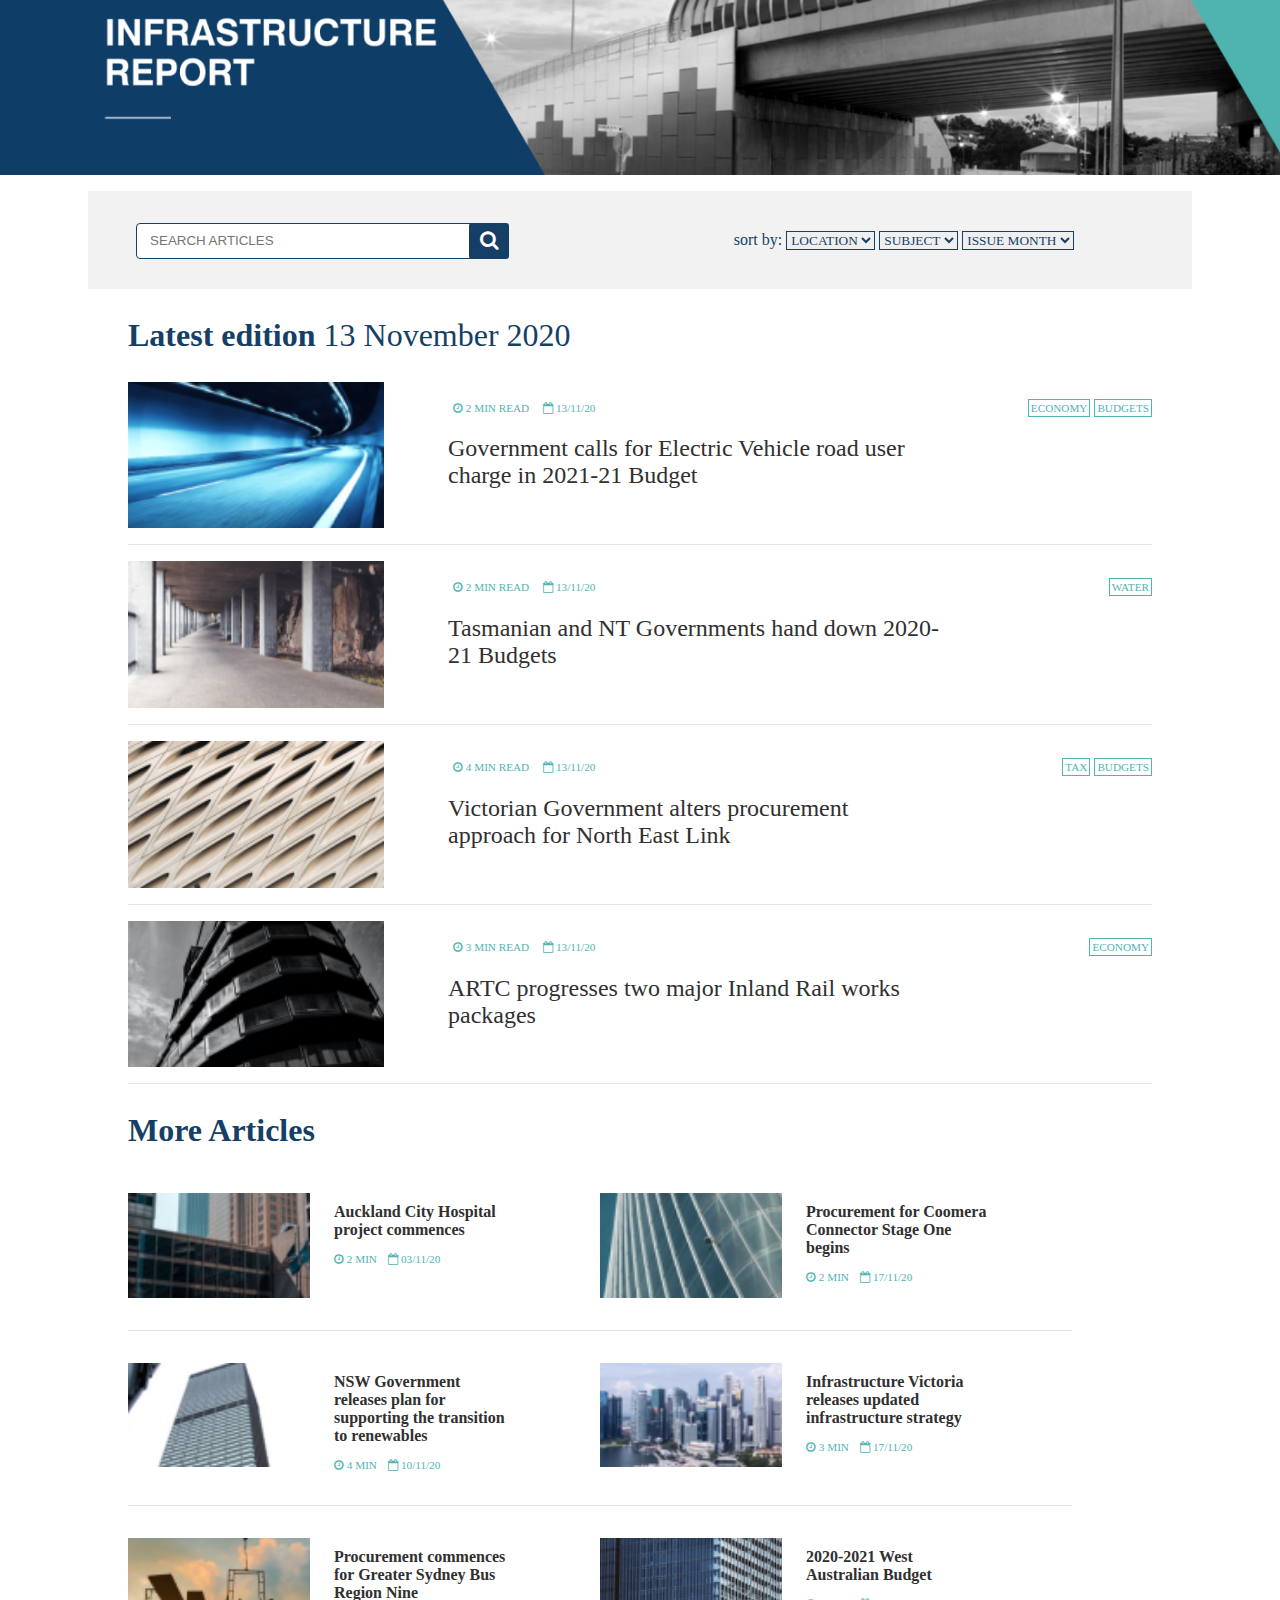
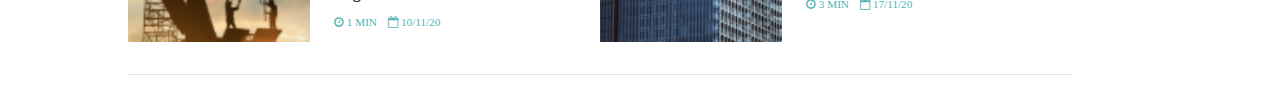
<file: index.html>
<!DOCTYPE html>
<html lang="en">
  <head>
    <meta charset="UTF-8" />
    <meta http-equiv="X-UA-Compatible" content="IE=edge" />
    <meta name="viewport" content="width=device-width, initial-scale=1.0" />
    <link rel="stylesheet" href="style.css" />
    <link rel="stylesheet" href="style-ipad.css" />
    <link rel="stylesheet" href="style-iphone.css" />
    <link
      rel="stylesheet"
      href="https://cdnjs.cloudflare.com/ajax/libs/font-awesome/4.7.0/css/font-awesome.min.css"
    />

    <title>Blog page</title>
  </head>
  <body>
    <!-- BANNER -->
    <div class="banner-container">
      <img alt="image-description" src="public/banner.png" />
    </div>
    <!-- banner end -->

    <!-- SEARCH SECTION -->
    <div class="search-container">
      <form class="form-style">
        <input
          type="text"
          class="search-input"
          placeholder="   SEARCH ARTICLES"
        />
        <button type="submit" class="search-button">
          <i class="fa fa-search"></i>
        </button>
        <div class="filters">
          <label for="location">sort by:</label>
          <select name="location" id="location">
            <option value="" disabled selected>LOCATION</option>
            <option value="NSW">NSW</option>
            <option value="WA">WA</option>
            <option value="VIC">VIC</option>
            <option value="NT">NT</option>
            <option value="SA">SA</option>
          </select>
          <select name="subject" id="subject">
            <option value="" disabled selected>SUBJECT</option>
            <option value="budgets">Budgets</option>
            <option value="economy">Economy</option>
            <option value="water">Water</option>
          </select>
          <select name="date" id="date">
            <option value="" disabled selected>ISSUE MONTH</option>
            <option value="jan-21">January 21'</option>
            <option value="dec-20">December 20'</option>
            <option value="nov-20">November 20'</option>
            <option value="oct-20">October 20'</option>
          </select>
        </div>
        <button type="submit" class="search-button-ipad">Search</button>
      </form>
    </div>
    <!-- search section end -->

    <!-- CONTENT SECTION -->

    <div class="main-container">
      <h1 class="title"><strong>Latest edition</strong> 13 November 2020</h1>

      <!-- LATEST SECTION -->
      <div class="latest-container">
        <!-- First post -->
        <div class="post-container">
          <img
            alt="image-description"
            class="post-image"
            src="public/Frame_1.png"
          />
          <div class="description-container">
            <div class="headline">
              <div class="left-headline">
                <h6><i class="fa fa-clock-o"></i> 2 MIN READ</h6>
                <h6>
                  <i class="fa fa-calendar-o" aria-hidden="true"></i> 13/11/20
                </h6>
              </div>
              <div class="right-headline">
                <h6 class="category">ECONOMY</h6>
                <h6 class="category">BUDGETS</h6>
              </div>
            </div>
            <h2 class="post-title">
              <a href="post.html">
                Government calls for Electric Vehicle road user charge in
                2021-21 Budget</a
              >
            </h2>
          </div>
        </div>
      </div>
      <!-- Second post -->
      <div class="post-container">
        <img
          alt="image-description"
          class="post-image"
          src="public/Frame_2.png"
        />
        <div class="description-container">
          <div class="headline">
            <div class="left-headline">
              <h6><i class="fa fa-clock-o"></i> 2 MIN READ</h6>
              <h6>
                <i class="fa fa-calendar-o" aria-hidden="true"></i> 13/11/20
              </h6>
            </div>
            <div class="right-headline">
              <h6 class="category">WATER</h6>
            </div>
          </div>
          <h2 class="post-title">
            <a href="">
              Tasmanian and NT Governments hand down 2020-21 Budgets</a
            >
          </h2>
        </div>
      </div>
      <!-- Third post -->
      <div class="post-container">
        <img
          alt="image-description"
          class="post-image"
          src="public/Frame_3.png"
        />
        <div class="description-container">
          <div class="headline">
            <div class="left-headline">
              <h6><i class="fa fa-clock-o"></i> 4 MIN READ</h6>
              <h6>
                <i class="fa fa-calendar-o" aria-hidden="true"></i> 13/11/20
              </h6>
            </div>
            <div class="right-headline">
              <h6 class="category">TAX</h6>
              <h6 class="category">BUDGETS</h6>
            </div>
          </div>
          <h2 class="post-title">
            <a href="">
              Victorian Government alters procurement approach for North East
              Link</a
            >
          </h2>
        </div>
      </div>
      <!-- Fourth post -->
      <div class="post-container">
        <img
          alt="image-description"
          class="post-image"
          src="public/Frame_4.png"
        />
        <div class="description-container">
          <div class="headline">
            <div class="left-headline">
              <h6><i class="fa fa-clock-o"></i> 3 MIN READ</h6>
              <h6>
                <i class="fa fa-calendar-o" aria-hidden="true"></i> 13/11/20
              </h6>
            </div>
            <div class="right-headline">
              <h6 class="category">ECONOMY</h6>
            </div>
          </div>
          <h2 class="post-title">
            <a href=""> ARTC progresses two major Inland Rail works packages</a>
          </h2>
        </div>
      </div>
      <!-- latest section end -->

      <!-- MORE ARTICLES SECTION -->
      <h1 class="title"><strong>More Articles</strong></h1>
      <!-- first row -->
      <div class="articles-container">
        <div class="article-container">
          <img alt="image-description" src="public/Frame_5.png" />
          <div class="desc-container">
            <h2><a href="">Auckland City Hospital project commences</a></h2>
            <h6>
              <i class="fa fa-clock-o"></i> 2 MIN &nbsp;&nbsp;
              <i class="fa fa-calendar-o" aria-hidden="true"></i> 03/11/20
            </h6>
          </div>
        </div>
        <div class="article-container">
          <img alt="image-description" src="public/Frame_6.png" />
          <div class="desc-container">
            <h2>
              <a href="">Procurement for Coomera Connector Stage One begins</a>
            </h2>
            <h6>
              <i class="fa fa-clock-o"></i> 2 MIN &nbsp;&nbsp;
              <i class="fa fa-calendar-o" aria-hidden="true"></i> 17/11/20
            </h6>
          </div>
        </div>
      </div>
      <!-- second row -->
      <div class="articles-container">
        <div class="article-container">
          <img alt="image-description" src="public/Frame_7.png" />
          <div class="desc-container">
            <h2>
              <a href=""
                >NSW Government releases plan for supporting the transition to
                renewables</a
              >
            </h2>
            <h6>
              <i class="fa fa-clock-o"></i> 4 MIN &nbsp;&nbsp;
              <i class="fa fa-calendar-o" aria-hidden="true"></i> 10/11/20
            </h6>
          </div>
        </div>
        <div class="article-container">
          <img alt="image-description" src="public/Frame_8.png" />
          <div class="desc-container">
            <h2>
              <a href=""
                >Infrastructure Victoria releases updated infrastructure
                strategy</a
              >
            </h2>
            <h6>
              <i class="fa fa-clock-o"></i> 3 MIN &nbsp;&nbsp;
              <i class="fa fa-calendar-o" aria-hidden="true"></i> 17/11/20
            </h6>
          </div>
        </div>
      </div>
      <!-- third row -->
      <div class="articles-container">
        <div class="article-container">
          <img alt="image-description" src="public/Frame_9.png" />
          <div class="desc-container">
            <h2>
              <a href=""
                >Procurement commences for Greater Sydney Bus Region Nine</a
              >
            </h2>
            <h6>
              <i class="fa fa-clock-o"></i> 1 MIN &nbsp;&nbsp;
              <i class="fa fa-calendar-o" aria-hidden="true"></i> 10/11/20
            </h6>
          </div>
        </div>
        <div class="article-container">
          <img alt="image-description" src="public/Frame_10.png" />
          <div class="desc-container">
            <h2>
              <a href="">2020-2021 West Australian Budget</a>
            </h2>
            <h6>
              <i class="fa fa-clock-o"></i> 3 MIN &nbsp;&nbsp;
              <i class="fa fa-calendar-o" aria-hidden="true"></i> 17/11/20
            </h6>
          </div>
        </div>
      </div>
    </div>
    <!-- more articles section end -->
    <!-- content section end -->
  </body>
</html>
</file>
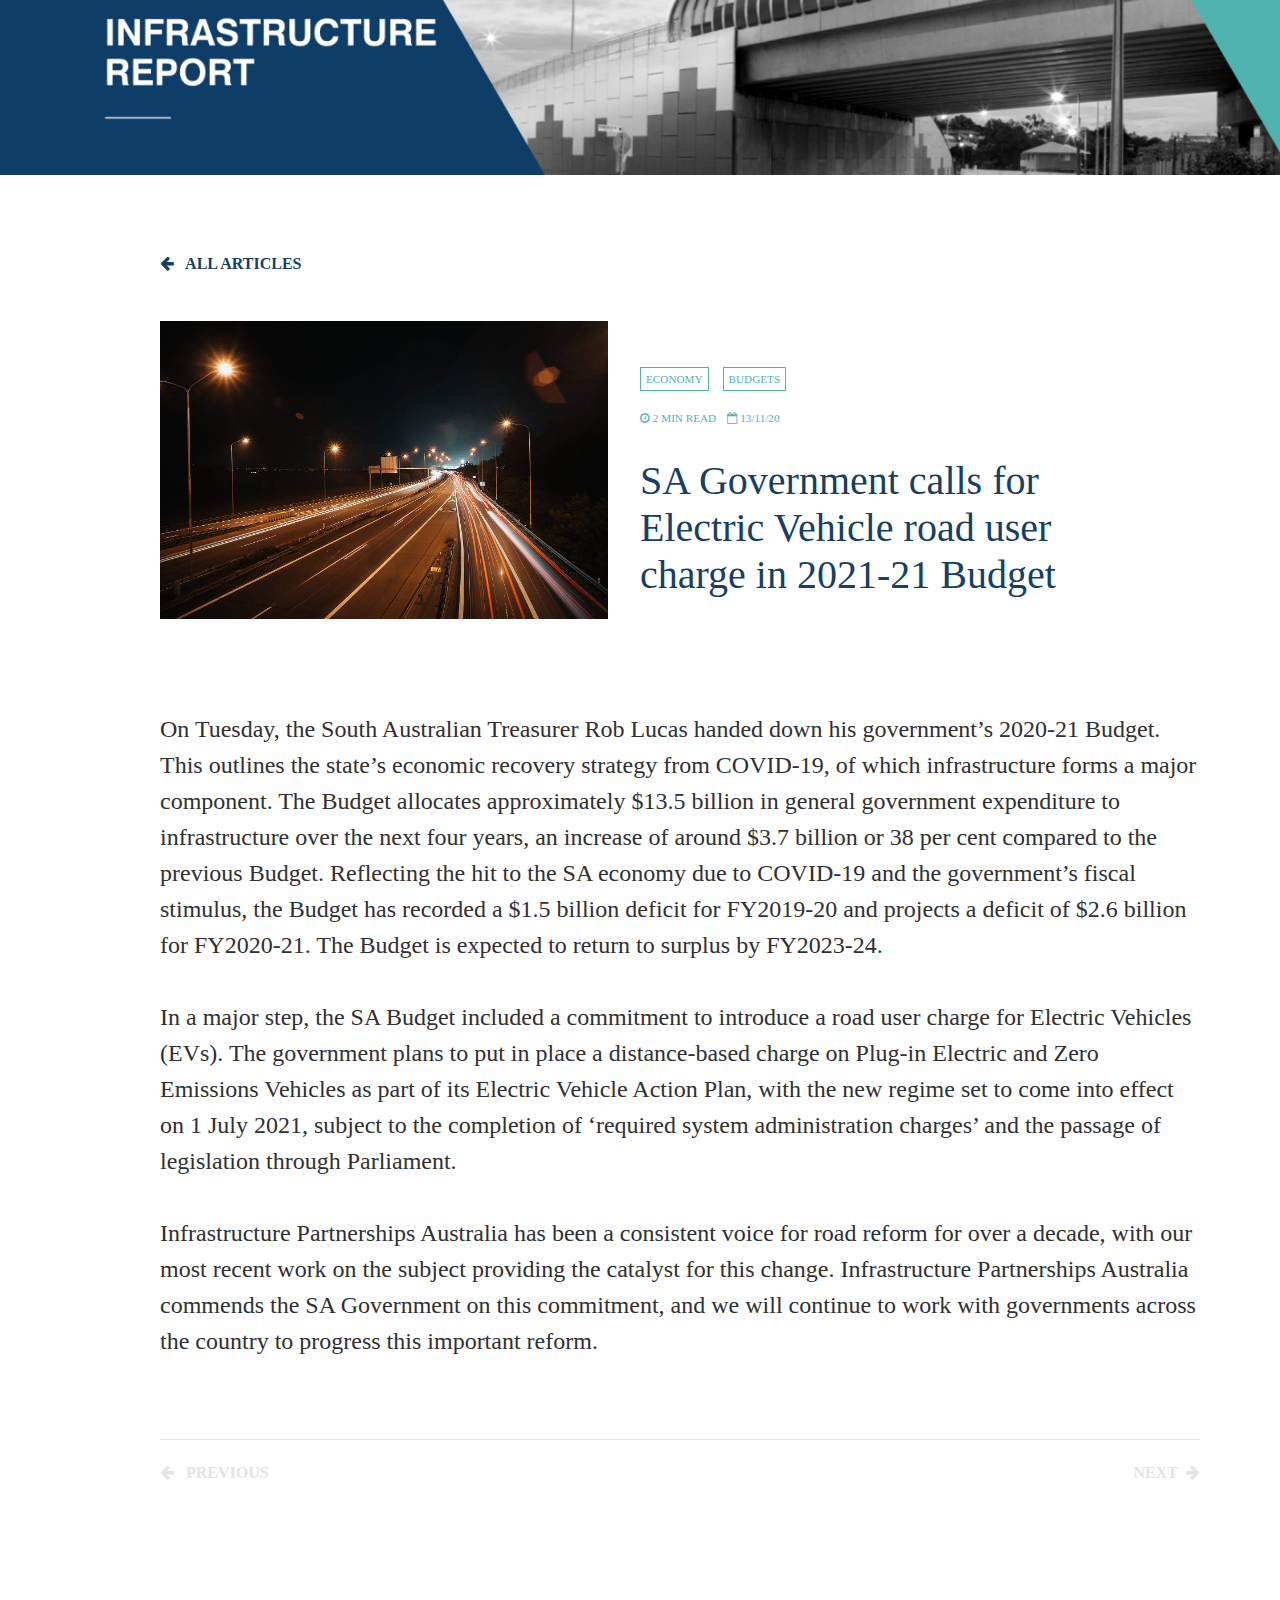
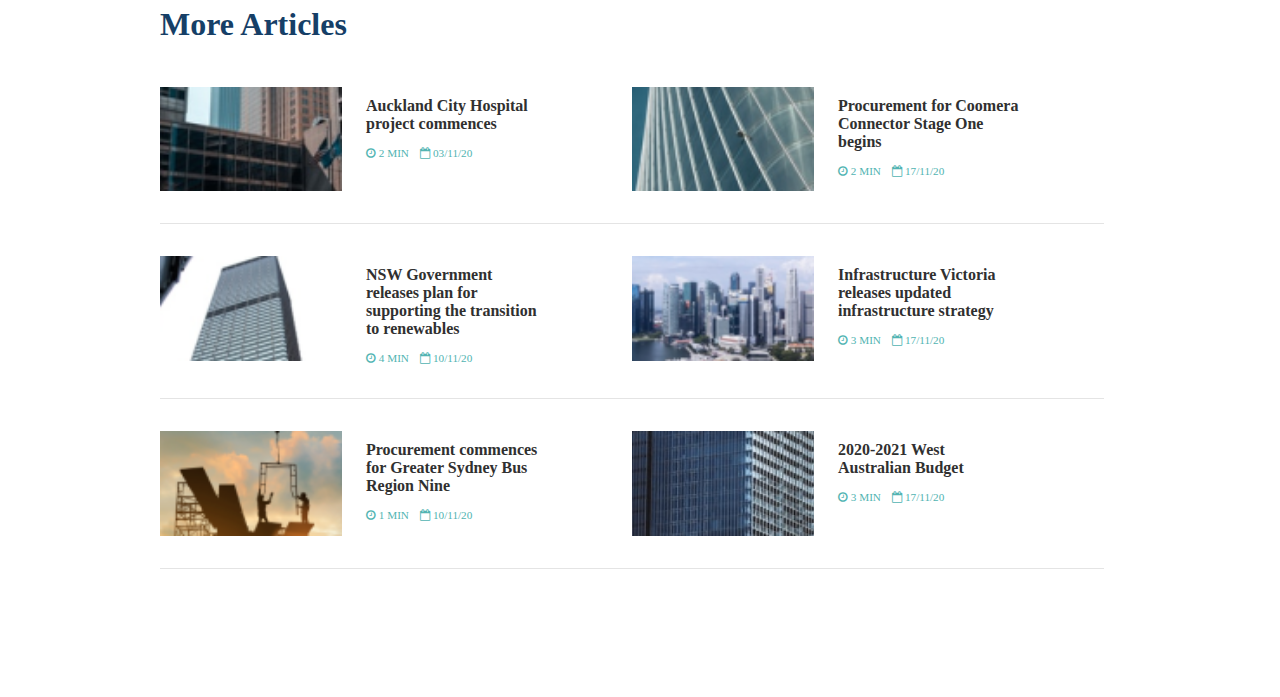
<file: post.html>
<!DOCTYPE html>
<html lang="en">
  <head>
    <meta charset="UTF-8" />
    <meta http-equiv="X-UA-Compatible" content="IE=edge" />
    <meta name="viewport" content="width=device-width, initial-scale=1.0" />
    <link rel="stylesheet" href="style.css" />
    <link rel="stylesheet" href="style-ipad.css" />
    <link rel="stylesheet" href="style-iphone.css" />
    <link
      rel="stylesheet"
      href="https://cdnjs.cloudflare.com/ajax/libs/font-awesome/4.7.0/css/font-awesome.min.css"
    />

    <title>Post page</title>
  </head>
  <div>
    <!-- BANNER -->
    <div class="banner-container">
      <img alt="image-description" src="public/banner.png" />
    </div>
    <!-- banner end -->

    <!-- SINGLE POST -->
    <div class="top-controller">
      <a href="index.html"
        ><i class="fa fa-arrow-left" aria-hidden="true"></i>&nbsp;&nbsp; ALL
        ARTICLES</a
      >
    </div>
    <div class="single-post-container">
      <div class="post-header">
        <img alt="image-description" src="public/Frame_11.jpg" />
        <div class="post-description">
          <div class="post-category-container">
            <h6 class="post-category">ECONOMY</h6>
            <h6 class="post-category">BUDGETS</h6>
          </div>
          <h6>
            <i class="fa fa-clock-o"></i> 2 MIN READ &nbsp;&nbsp;
            <i class="fa fa-calendar-o" aria-hidden="true"></i> 13/11/20
          </h6>
          <h2 class="post-post-title">
            SA Government calls for Electric Vehicle road user charge in 2021-21
            Budget
          </h2>
        </div>
      </div>
      <p class="post-content">
        On Tuesday, the South Australian Treasurer Rob Lucas handed down his
        government’s 2020-21 Budget. This outlines the state’s economic recovery
        strategy from COVID-19, of which infrastructure forms a major component.
        The Budget allocates approximately $13.5 billion in general government
        expenditure to infrastructure over the next four years, an increase of
        around $3.7 billion or 38 per cent compared to the previous Budget.
        Reflecting the hit to the SA economy due to COVID-19 and the
        government’s fiscal stimulus, the Budget has recorded a $1.5 billion
        deficit for FY2019-20 and projects a deficit of $2.6 billion for
        FY2020-21. The Budget is expected to return to surplus by FY2023-24.<br /><br />
        In a major step, the SA Budget included a commitment to introduce a road
        user charge for Electric Vehicles (EVs). The government plans to put in
        place a distance-based charge on Plug-in Electric and Zero Emissions
        Vehicles as part of its Electric Vehicle Action Plan, with the new
        regime set to come into effect on 1 July 2021, subject to the completion
        of ‘required system administration charges’ and the passage of
        legislation through Parliament.<br /><br />
        Infrastructure Partnerships Australia has been a consistent voice for
        road reform for over a decade, with our most recent work on the subject
        providing the catalyst for this change. Infrastructure Partnerships
        Australia commends the SA Government on this commitment, and we will
        continue to work with governments across the country to progress this
        important reform.
      </p>
    </div>
    <div class="bottom-controller">
      <a href="index.html" id="left-controller"
        ><i class="fa fa-arrow-left" aria-hidden="true"></i>&nbsp;&nbsp;
        PREVIOUS</a
      >
      <a href="index.html" id="right-controller">
        NEXT&nbsp;&nbsp;<i class="fa fa-arrow-right" aria-hidden="true"></i
      ></a>
    </div>
    <!-- single-post end -->

    <!-- MORE ARTICLES SECTION -->
    <div id="single-post-more-container">
      <h1 class="title"><strong>More Articles</strong></h1>
      <!-- first row -->
      <div class="articles-container">
        <div class="article-container">
          <img alt="image-description" src="public/Frame_5.png" />
          <div class="desc-container">
            <h2>
              <a href=""
                >Auckland City Hospital project commences</a
              >
            </h2>
            <h6>
              <i class="fa fa-clock-o"></i> 2 MIN &nbsp;&nbsp;
              <i class="fa fa-calendar-o" aria-hidden="true"></i> 03/11/20
            </h6>
          </div>
        </div>
        <div class="article-container">
          <img alt="image-description" src="public/Frame_6.png" />
          <div class="desc-container">
            <h2>
              <a href="">Procurement for Coomera Connector Stage One begins</a>
            </h2>
            <h6>
              <i class="fa fa-clock-o"></i> 2 MIN &nbsp;&nbsp;
              <i class="fa fa-calendar-o" aria-hidden="true"></i> 17/11/20
            </h6>
          </div>
        </div>
      </div>
      <!-- second row -->
      <div class="articles-container">
        <div class="article-container">
          <img alt="image-description" src="public/Frame_7.png" />
          <div class="desc-container">
            <h2>
              <a href=""
                >NSW Government releases plan for supporting the transition to
                renewables</a
              >
            </h2>
            <h6>
              <i class="fa fa-clock-o"></i> 4 MIN &nbsp;&nbsp;
              <i class="fa fa-calendar-o" aria-hidden="true"></i> 10/11/20
            </h6>
          </div>
        </div>
        <div class="article-container">
          <img alt="image-description" src="public/Frame_8.png" />
          <div class="desc-container">
            <h2>
              <a href=""
                >Infrastructure Victoria releases updated infrastructure
                strategy</a
              >
            </h2>
            <h6>
              <i class="fa fa-clock-o"></i> 3 MIN &nbsp;&nbsp;
              <i class="fa fa-calendar-o" aria-hidden="true"></i> 17/11/20
            </h6>
          </div>
        </div>
      </div>
      <!-- third row -->
      <div class="articles-container">
        <div class="article-container">
          <img alt="image-description" src="public/Frame_9.png" />
          <div class="desc-container">
            <h2>
              <a href=""
                >Procurement commences for Greater Sydney Bus Region Nine</a
              >
            </h2>
            <h6>
              <i class="fa fa-clock-o"></i> 1 MIN &nbsp;&nbsp;
              <i class="fa fa-calendar-o" aria-hidden="true"></i> 10/11/20
            </h6>
          </div>
        </div>
        <div class="article-container">
          <img alt="image-description" src="public/Frame_10.png" />
          <div class="desc-container">
            <h2>
              <a href="">2020-2021 West Australian Budget</a>
            </h2>
            <h6>
              <i class="fa fa-clock-o"></i> 3 MIN &nbsp;&nbsp;
              <i class="fa fa-calendar-o" aria-hidden="true"></i> 17/11/20
            </h6>
          </div>
        </div>
      </div>
    </div>
</div>
  </body>
</html>
</file>
<file: style.css>
@import url(//db.onlinewebfonts.com/c/ff21985e04861bb8d9745440ee1e2e7d?family=Swis721+Lt+BT);

/* GENERAL */
body {
  margin: 0;
}
a,
a:link,
a:visited {
  text-decoration: none;
  color: #303030;
}

/******** BLOG PAGE (INDEX.HTML) ********/

/* BANNER */
.banner-container img {
  display: block;
  width: 100%;
}

/* SEARCH SECTION */
.search-container {
  width: 80%;
  margin: 1rem auto auto auto;
  height: 50px;
  padding: 2rem 2rem 1rem 3rem;
  background: #f2f2f2;
}
.form-style {
  display: grid;
  grid-template-columns: 2fr 1fr 3fr;
  text-align: center;
}
.search-box {
  margin: auto 1rem auto 1rem;
  width: 100%;
}
.search-input {
  border: 1px solid #163f67;
  border-radius: 4px;
  height: 2rem;
}
.search-button {
  width: 40px;
  height: 36px;
  border: 5px solid #163f67;
  margin-left: -0.5rem;
  background: #163f67;
  text-align: center;
  color: #fff;
  border-radius: 3px 3px 3px 3px;
  font-size: 20px;
  cursor: pointer;
}
.search-button-ipad {
  display: none;
}
.filters {
  margin: auto;
}
.filters label {
  font-family: Swis721 Lt BT;
  font-style: normal;
  font-weight: 300;
  font-size: 1rem;
  line-height: 10px;
  color: #163f67;
}
.filters select {
  border: 0.3px solid #163f67;
  box-sizing: border-box;
  color: #163f67;
  font-family: Swis721 Lt BT;
}

/* CONTENT SECTION */
.main-container {
  margin: auto;
  width: 80%;
}
.title {
  font-family: Swis721 BT;
  font-style: normal;
  font-weight: normal;
  font-size: 32px;
  line-height: 29px;
  margin-top: 2rem;
  margin-bottom: 2rem;
  color: #163f67;
}

/* LATEST SECTION */
.post-container {
  margin-top: 1rem;
  display: grid;
  grid-template-columns: 1fr 1fr;
  border-bottom: 1px solid rgb(228, 228, 228);
  padding-bottom: 1rem;
}
.post-image {
  width: 50%;
}

.description-container {
  margin-left: -12rem;
  margin-top: 1rem;
}
.headline {
  display: grid;
  grid-template-columns: 1fr 1fr;
  grid-column-gap: 10rem;
}
.left-headline {
  text-align: left;
}
.left-headline h6 {
  display: inline;
  padding: 5px;
  font-family: Swis721 Md BT;
  font-style: normal;
  font-weight: 500;
  font-size: 0.7rem;
  line-height: 10px;
  color: #51b4b2;
}
.right-headline {
  text-align: right;
}
.right-headline h6 {
  display: inline;
  justify-content: right;
  font-family: Swis721 Md BT;
  font-style: normal;
  font-weight: 500;
  font-size: 0.7rem;
  line-height: 10px;
  border-color: #51b4b2;
  color: #51b4b2;
}

.category {
  border: 1px solid black;
  padding: 2px;
  width: 60px;
}
.post-title {
  font-family: Swis721 Md BT;
  font-style: normal;
  font-weight: normal;
  font-size: 1.5rem;
  color: #303030;
  width: 70%;
}
.post-title a:hover {
  color: #51b4b2;
}
/* MORE ARTICLES SECTION */
.articles-container {
  display: grid;
  grid-template-columns: 1fr 1fr;
  margin-top: 1rem;
  margin-bottom: 1rem;
  margin-right: 5rem;
  padding-bottom: 1rem;
  border-bottom: 1px solid rgb(228, 228, 228);
}
.article-container {
  display: grid;
  grid-template-columns: 1fr 1fr;
  margin: 1rem 1rem 1rem 0;
}
.article-container img {
  width: 80%;
}
.desc-container {
  margin-left: -2rem;
}
.desc-container h2 {
  font-family: Swis721 Md BT;
  font-style: normal;
  font-weight: bold;
  font-size: 1rem;
  color: #303030;
  width: 70%;
  padding: 10px;
  margin: 0;
}
.desc-container h6 {
  display: inline;
  padding: 10px;
  font-family: Swis721 Md BT;
  font-style: normal;
  font-weight: 500;
  font-size: 0.7rem;
  line-height: 10px;
  color: #51b4b2;
}
.desc-container h2 a:hover {
  color: #51b4b2;
}

/******** POST PAGE (POST.HTML) ********/

.top-controller {
  margin: 5rem 5rem 3rem 10rem;
}
/* CONTROLLERS */
.top-controller a {
  font-family: Swis721 BT;
  font-style: normal;
  font-weight: 600;
  font-size: 1rem;
  line-height: 12px;
  text-transform: uppercase;
  color: #163f67;
}
.top-controller a:hover {
  color: #51b4b2;
}
.bottom-controller {
  margin: 1rem 5rem 8rem 10rem;
}
#right-controller {
  float: right;
  font-family: Swis721 BT;
  font-style: normal;
  font-weight: 600;
  font-size: 1rem;
  line-height: 12px;
  text-transform: uppercase;
  color: rgb(228, 228, 228);
}
#right-controller:hover {
  color: #51b4b2;
}
#left-controller {
  font-family: Swis721 BT;
  font-style: normal;
  font-weight: 600;
  font-size: 1rem;
  line-height: 12px;
  text-transform: uppercase;
  color: rgb(228, 228, 228);
}
#left-controller:hover {
  color: #51b4b2;
}
/* SINGLE POST  SECTION */
.single-post-container {
  margin-left: 10rem;
}
.post-header {
  display: grid;
  grid-template-columns: 2fr 2fr;
}
.post-header img {
  width: 80%;
}
.post-description {
  margin-top: 3rem;
  margin-left: -5rem;
}
.post-category {
  display: inline;
  font-family: Swis721 Md BT;
  font-style: normal;
  font-weight: 500;
  font-size: 0.7rem;
  line-height: 10px;
  border: 1px solid;
  padding: 5px;
  margin-right: 10px;
  border-color: #51b4b2;
  color: #51b4b2;
}
.post-description h6 {
  color: #51b4b2;
  font-style: normal;
  font-weight: 500;
  font-size: 0.7rem;
  line-height: 10px;
}
.post-description h2 {
  font-family: Swis721 Md BT;
  font-style: normal;
  font-weight: normal;
  font-size: 2.5rem;
  color: #163f67;
  width: 80%;
}
.post-content {
  margin-top: 5rem;
  margin-right: 5rem;
  font-family: Swis721 Lt BT;
  font-style: normal;
  font-weight: normal;
  font-size: 1.5rem;
  line-height: 150%;
  color: #303030;
  border-bottom: 1px solid rgb(228, 228, 228);
  padding-bottom: 5rem;
}
#single-post-more-container {
  margin: 1rem 5rem 8rem 10rem;
  width: 80%;
}
</file>
<file: style-ipad.css>
/* Medium devices (Tablets, 768px and up)
*/
@media (max-width: 1080px) {
  /******** BLOG PAGE (INDEX.HTML) ********/
  .search-container {
    height: auto;
  }
  .form-style {
    display: flex;
    flex-direction: column;
  }
  .filters {
    margin: 1rem auto;
  }
  .search-button {
    display: none;
  }
  .search-button-ipad {
    display: block;
    width: 50%;
    border: 5px solid #163f67;
    margin: 1rem auto;
    background: #163f67;
    text-align: center;
    color: #fff;
    border-radius: 3px 3px 3px 3px;
    font-size: 20px;
    cursor: pointer;
  }
  .post-container {
    display: flex;
    flex-direction: column;
  }
  .description-container {
    margin: 1rem 0 0 0;
  }
  .desc-container {
    margin-left: 0rem;
  }
  .desc-container h6 {
    margin: -1rem;
  }

  /******** POST PAGE (POST.HTML) ********/

  .single-post-container {
    margin: 2rem;
  }
  .post-header {
    display: flex;
    flex-direction: column;
  }
  .top-controller {
    margin: 2rem;
  }
  .post-description {
    margin: 1rem auto;
  }
  .bottom-controller {
    margin: 1rem 7rem 8rem 2rem;
  }
  #single-post-more-container {
    margin: 1rem 5rem 8rem 2rem;
    width: 100%;
  }
}
</file>
<file: style-iphone.css>
/* Small devices ( 576px and up)
*/
@media (max-width: 768px) {
  /******** BLOG PAGE (INDEX.HTML) ********/
  .article-container {
    display: flex;
    flex-direction: column;
    margin: 1rem 1rem 1rem 0;
  }
  .articles-container {
    margin: auto;
  }
  .desc-container h6 {
    margin: auto;
  }

  /******** POST PAGE (POST.HTML) ********/
}
</file>
